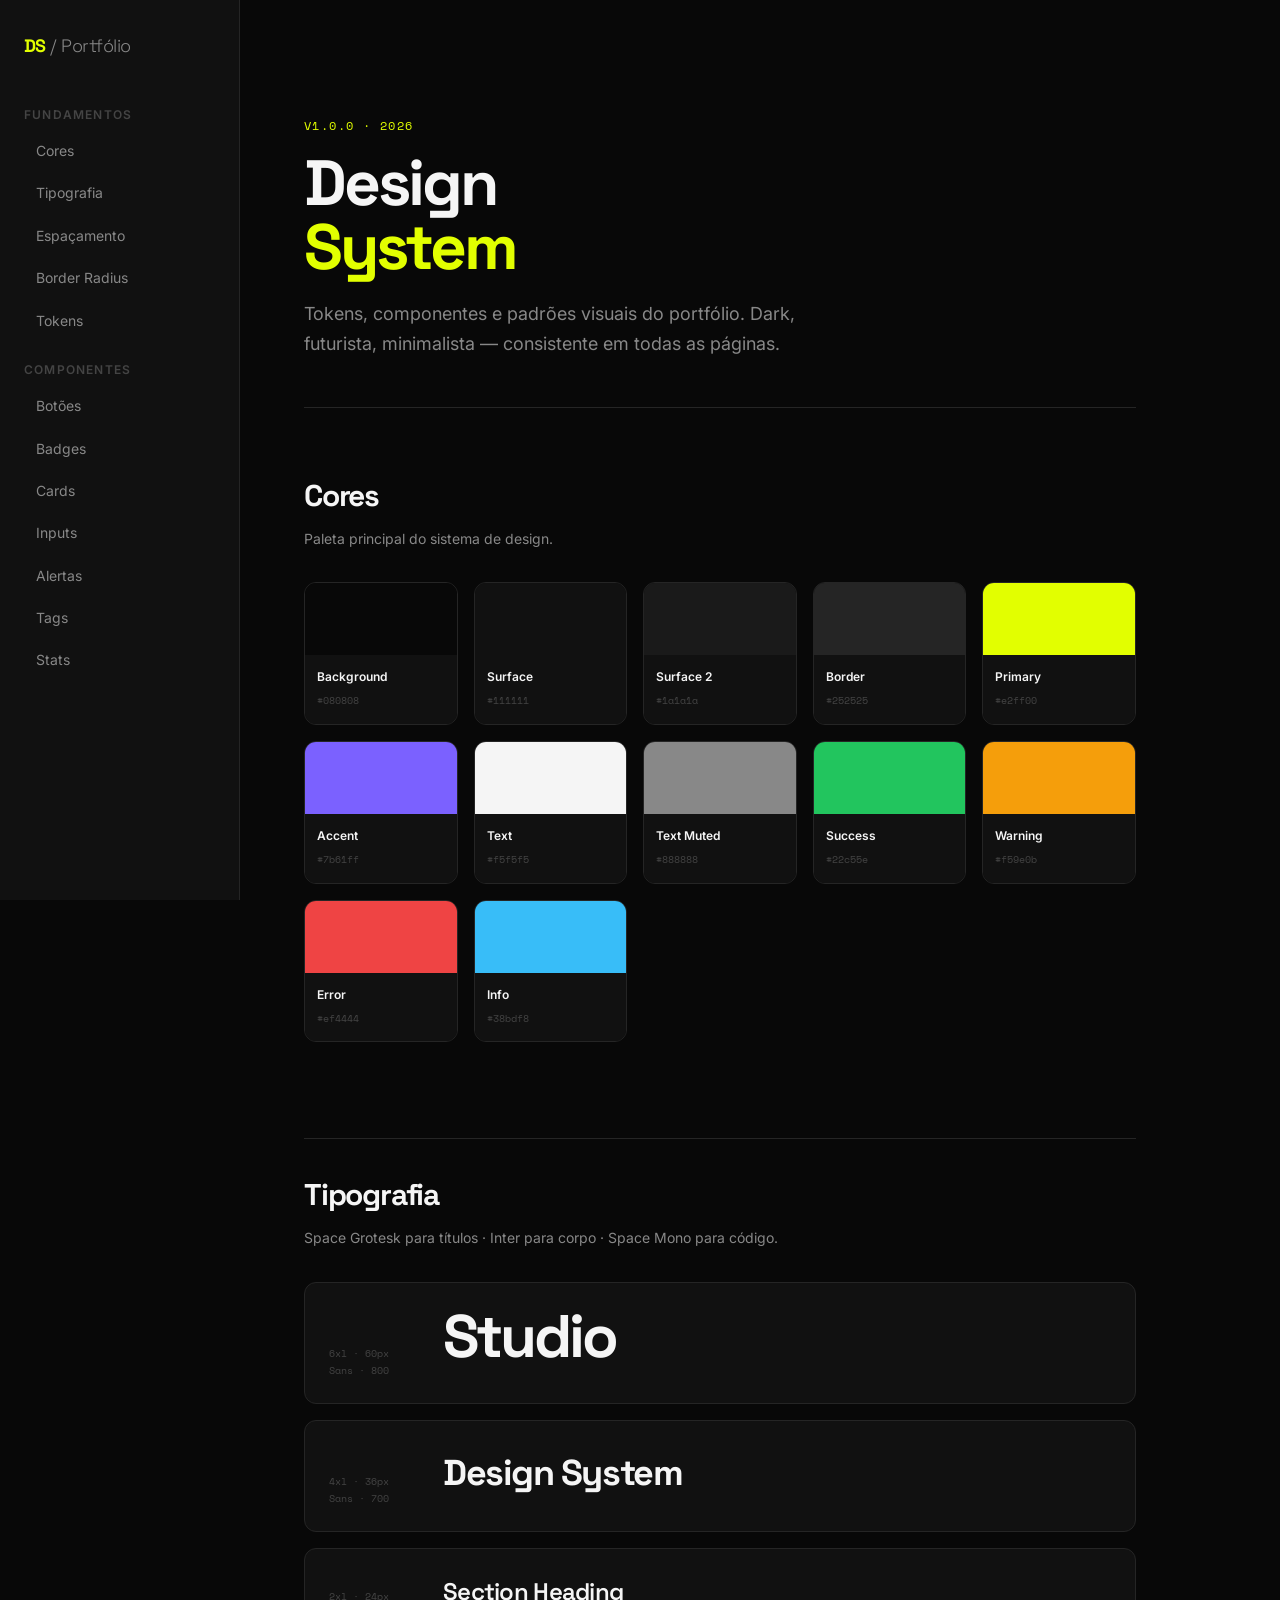
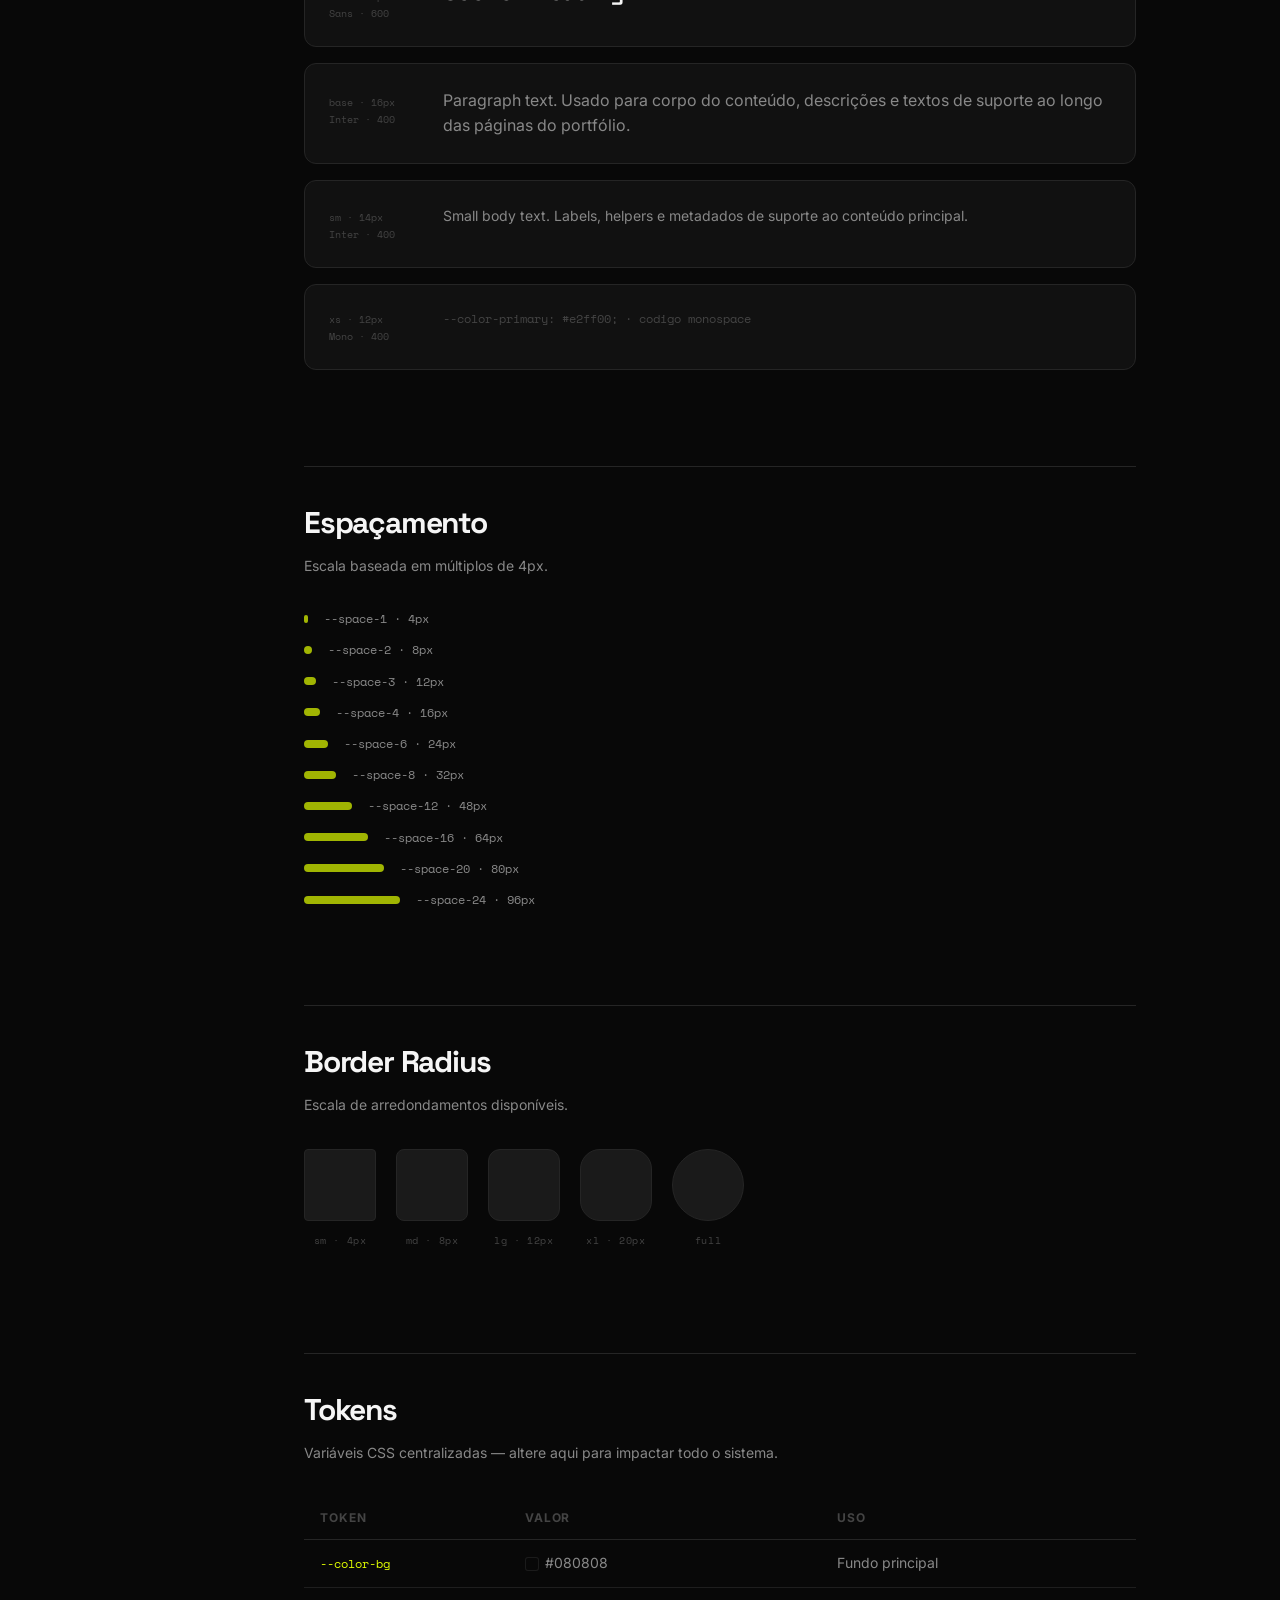
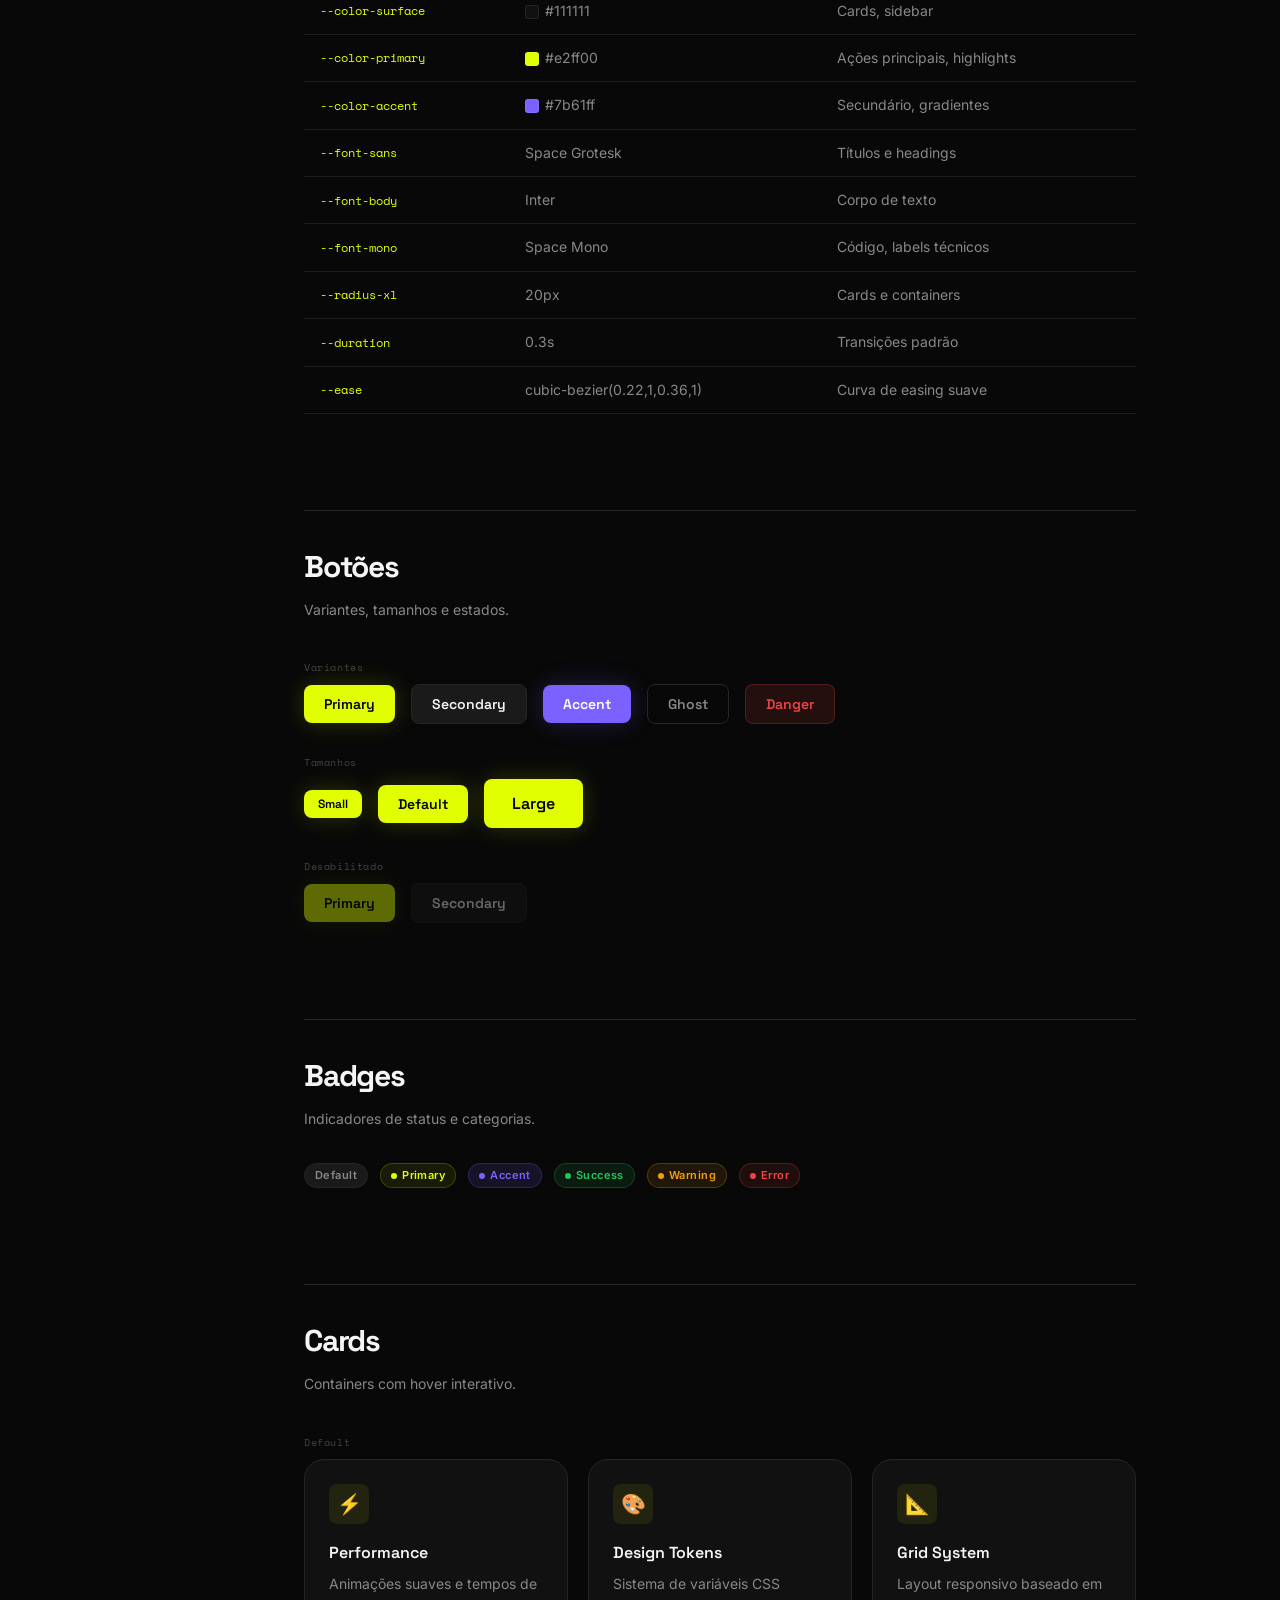
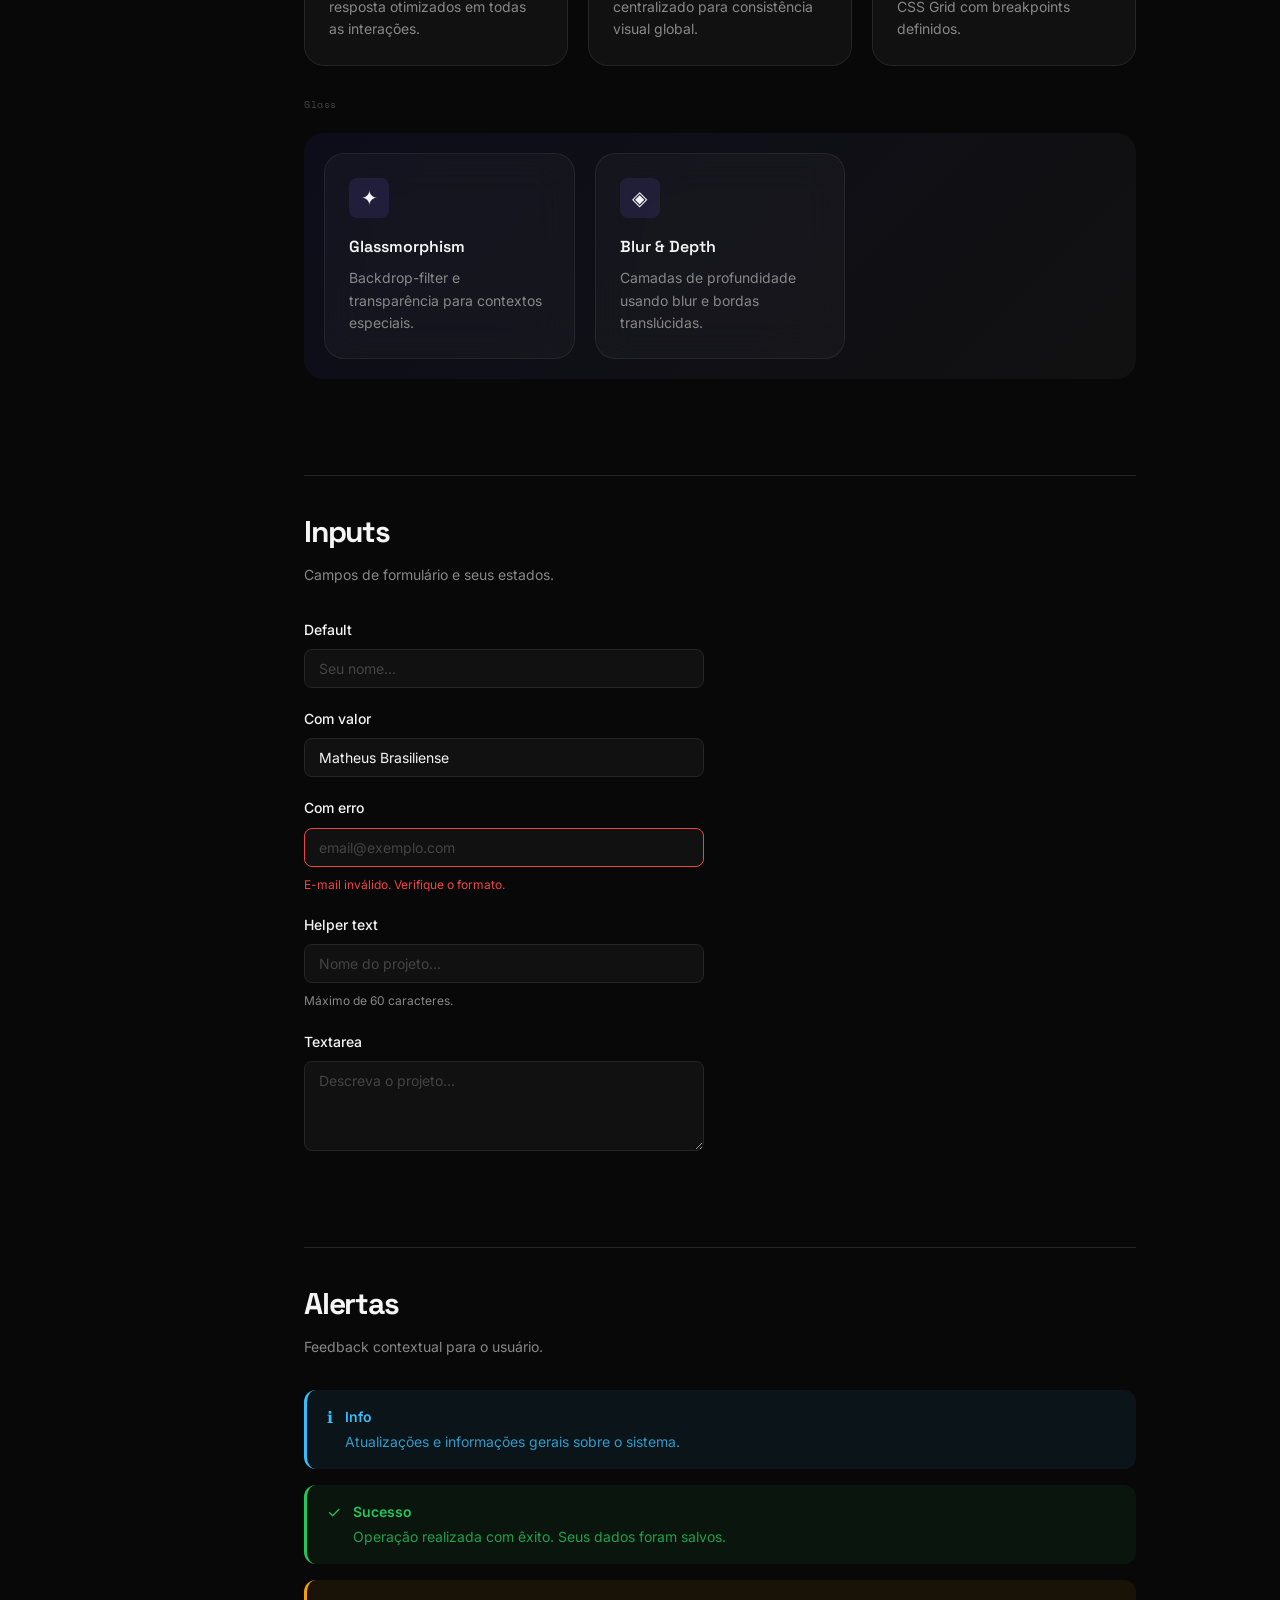
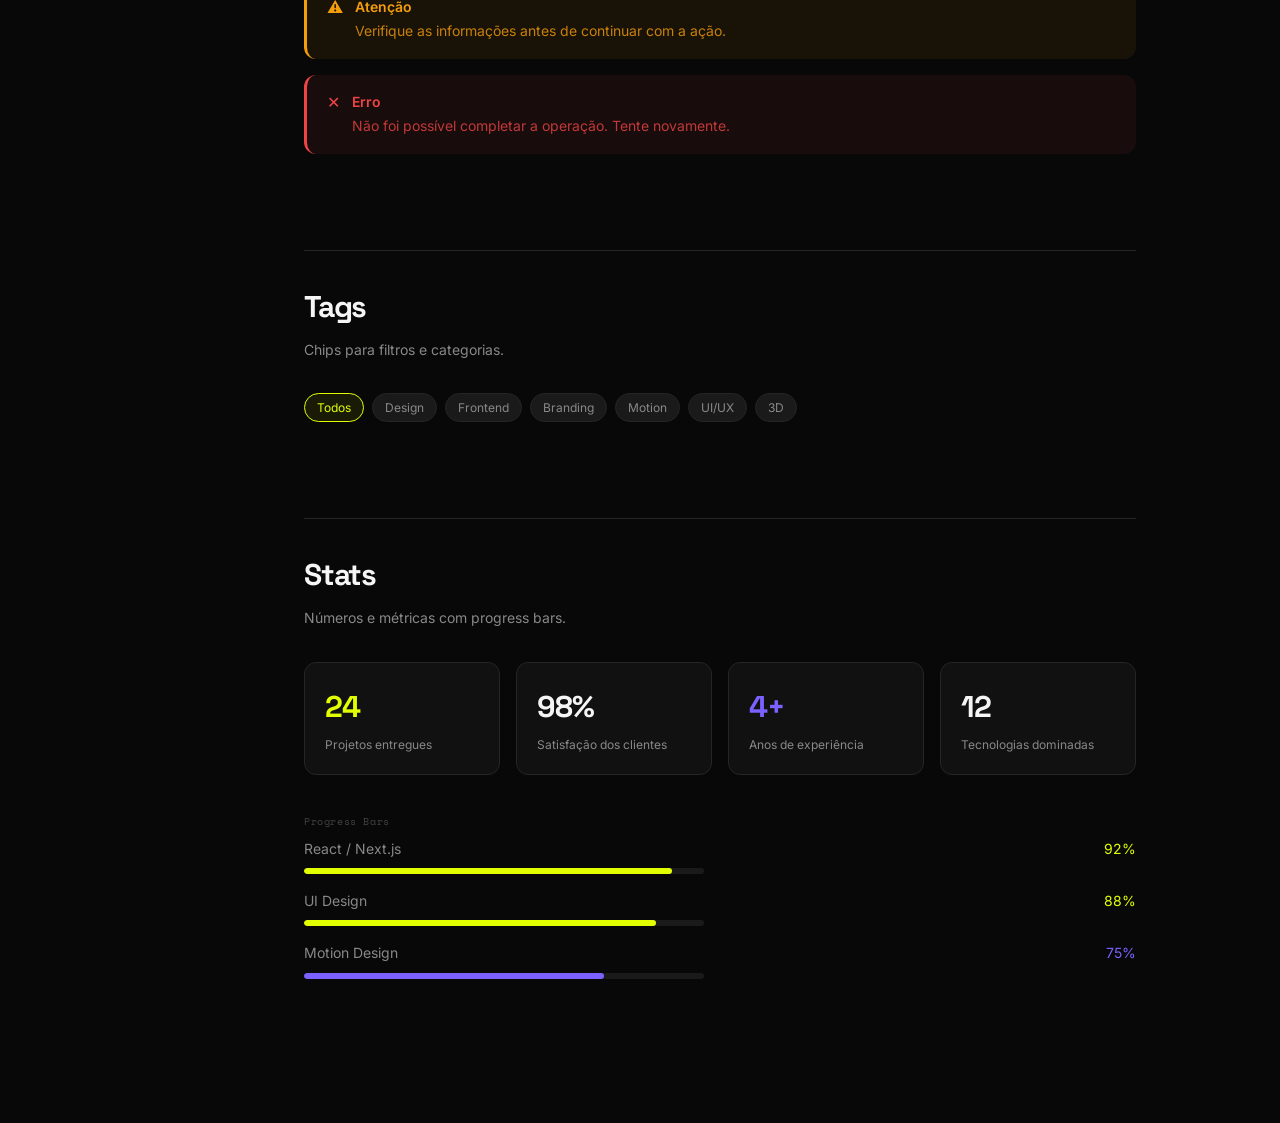
<file: assets/design_system.html>
<!DOCTYPE html>
<html lang="pt-BR">

<head>
    <meta charset="UTF-8" />
    <meta name="viewport" content="width=device-width, initial-scale=1.0" />
    <title>Design System — Portfólio</title>
    <link rel="preconnect" href="https://fonts.googleapis.com" />
    <link rel="preconnect" href="https://fonts.gstatic.com" crossorigin />
    <link
        href="https://fonts.googleapis.com/css2?family=Inter:wght@300;400;500;600;700;800;900&family=Space+Grotesk:wght@300;400;500;600;700&family=Space+Mono:wght@400;700&display=swap"
        rel="stylesheet" />
    <style>
        /* ─── TOKENS ─── */
        :root {
            --color-bg: #080808;
            --color-surface: #111111;
            --color-surface-2: #1a1a1a;
            --color-border: #252525;
            --color-border-soft: #1e1e1e;
            --color-primary: #e2ff00;
            --color-primary-dim: rgba(226, 255, 0, 0.08);
            --color-accent: #7b61ff;
            --color-accent-dim: rgba(123, 97, 255, 0.12);
            --color-text: #f5f5f5;
            --color-text-muted: #888;
            --color-text-faint: #444;
            --color-success: #22c55e;
            --color-warning: #f59e0b;
            --color-error: #ef4444;
            --color-info: #38bdf8;
            --font-sans: 'Space Grotesk', 'Inter', sans-serif;
            --font-body: 'Inter', sans-serif;
            --font-mono: 'Space Mono', monospace;
            --text-xs: 0.75rem;
            --text-sm: 0.875rem;
            --text-base: 1rem;
            --text-lg: 1.125rem;
            --text-xl: 1.25rem;
            --text-2xl: 1.5rem;
            --text-3xl: 1.875rem;
            --text-4xl: 2.25rem;
            --text-5xl: 3rem;
            --text-6xl: 3.75rem;
            --space-1: 4px;
            --space-2: 8px;
            --space-3: 12px;
            --space-4: 16px;
            --space-5: 20px;
            --space-6: 24px;
            --space-8: 32px;
            --space-10: 40px;
            --space-12: 48px;
            --space-16: 64px;
            --space-20: 80px;
            --space-24: 96px;
            --radius-sm: 4px;
            --radius-md: 8px;
            --radius-lg: 12px;
            --radius-xl: 20px;
            --radius-full: 9999px;
            --shadow-glow-primary: 0 0 24px rgba(226, 255, 0, 0.18);
            --shadow-glow-accent: 0 0 24px rgba(123, 97, 255, 0.25);
            --ease: cubic-bezier(0.22, 1, 0.36, 1);
            --duration: 0.3s;
        }

        /* ─── RESET ─── */
        *,
        *::before,
        *::after {
            box-sizing: border-box;
            margin: 0;
            padding: 0;
        }

        html {
            scroll-behavior: smooth;
        }

        body {
            background: var(--color-bg);
            color: var(--color-text);
            font-family: var(--font-body);
            font-size: var(--text-base);
            line-height: 1.6;
            -webkit-font-smoothing: antialiased;
        }

        /* ─── LAYOUT ─── */
        .ds-wrapper {
            display: grid;
            grid-template-columns: 240px 1fr;
            min-height: 100vh;
        }

        .ds-sidebar {
            position: sticky;
            top: 0;
            height: 100vh;
            overflow-y: auto;
            background: var(--color-surface);
            border-right: 1px solid var(--color-border);
            padding: var(--space-8) var(--space-6);
            display: flex;
            flex-direction: column;
            gap: var(--space-1);
            scrollbar-width: thin;
            scrollbar-color: var(--color-border) transparent;
        }

        .ds-sidebar-logo {
            font-family: var(--font-sans);
            font-size: var(--text-lg);
            font-weight: 700;
            color: var(--color-primary);
            letter-spacing: -0.03em;
            margin-bottom: var(--space-6);
        }

        .ds-sidebar-logo span {
            font-weight: 300;
            color: var(--color-text-muted);
        }

        .ds-nav-label {
            font-size: var(--text-xs);
            font-weight: 600;
            letter-spacing: 0.1em;
            text-transform: uppercase;
            color: var(--color-text-faint);
            padding: var(--space-4) 0 var(--space-1);
        }

        .ds-nav-link {
            display: block;
            padding: var(--space-2) var(--space-3);
            border-radius: var(--radius-md);
            color: var(--color-text-muted);
            text-decoration: none;
            font-size: var(--text-sm);
            transition: color var(--duration) var(--ease), background var(--duration) var(--ease);
        }

        .ds-nav-link:hover {
            color: var(--color-text);
            background: var(--color-surface-2);
        }

        .ds-main {
            padding: var(--space-12) var(--space-16);
            max-width: 960px;
        }

        /* ─── SECTION ─── */
        .ds-section {
            margin-bottom: var(--space-24);
            scroll-margin-top: var(--space-8);
        }

        .ds-section-title {
            font-family: var(--font-sans);
            font-size: var(--text-3xl);
            font-weight: 700;
            letter-spacing: -0.04em;
            margin-bottom: var(--space-2);
        }

        .ds-section-desc {
            color: var(--color-text-muted);
            font-size: var(--text-sm);
            margin-bottom: var(--space-8);
        }

        .ds-divider {
            border: none;
            border-top: 1px solid var(--color-border);
            margin: var(--space-8) 0;
        }

        .ds-label {
            display: inline-block;
            font-family: var(--font-mono);
            font-size: 10px;
            color: var(--color-text-faint);
            margin-bottom: var(--space-2);
            letter-spacing: 0.06em;
        }

        /* ─── HERO ─── */
        .ds-hero {
            padding: var(--space-16) 0 var(--space-12);
            border-bottom: 1px solid var(--color-border);
            margin-bottom: var(--space-16);
        }

        .ds-hero-eyebrow {
            display: inline-block;
            font-family: var(--font-mono);
            font-size: var(--text-xs);
            letter-spacing: 0.12em;
            color: var(--color-primary);
            text-transform: uppercase;
            margin-bottom: var(--space-4);
        }

        .ds-hero-title {
            font-family: var(--font-sans);
            font-size: clamp(2.5rem, 5vw, 4rem);
            font-weight: 800;
            letter-spacing: -0.05em;
            line-height: 1;
            margin-bottom: var(--space-5);
        }

        .ds-hero-title em {
            font-style: normal;
            color: var(--color-primary);
        }

        .ds-hero-desc {
            max-width: 500px;
            color: var(--color-text-muted);
            font-size: var(--text-lg);
            line-height: 1.65;
        }

        /* ─── COLORS ─── */
        .color-grid {
            display: grid;
            grid-template-columns: repeat(auto-fill, minmax(130px, 1fr));
            gap: var(--space-4);
        }

        .color-chip {
            border-radius: var(--radius-lg);
            overflow: hidden;
            border: 1px solid var(--color-border);
        }

        .color-swatch {
            height: 72px;
            width: 100%;
        }

        .color-info {
            padding: var(--space-3);
            background: var(--color-surface);
        }

        .color-name {
            font-size: var(--text-xs);
            font-weight: 600;
            color: var(--color-text);
            display: block;
        }

        .color-value {
            font-family: var(--font-mono);
            font-size: 10px;
            color: var(--color-text-faint);
        }

        /* ─── TYPOGRAPHY ─── */
        .type-specimen {
            border: 1px solid var(--color-border);
            border-radius: var(--radius-lg);
            padding: var(--space-6);
            background: var(--color-surface);
            margin-bottom: var(--space-4);
            display: flex;
            align-items: baseline;
            gap: var(--space-6);
        }

        .type-meta {
            min-width: 90px;
            font-family: var(--font-mono);
            font-size: 10px;
            color: var(--color-text-faint);
            line-height: 1.7;
            flex-shrink: 0;
        }

        .type-preview {
            flex: 1;
            overflow: hidden;
        }

        /* ─── SPACING ─── */
        .spacing-row {
            display: flex;
            align-items: center;
            gap: var(--space-4);
            margin-bottom: var(--space-3);
        }

        .spacing-bar {
            height: 8px;
            background: var(--color-primary);
            border-radius: var(--radius-full);
            opacity: 0.7;
        }

        .spacing-meta {
            font-family: var(--font-mono);
            font-size: var(--text-xs);
            color: var(--color-text-muted);
            white-space: nowrap;
        }

        /* ─── RADIUS ─── */
        .radius-grid {
            display: flex;
            flex-wrap: wrap;
            gap: var(--space-5);
        }

        .radius-item {
            display: flex;
            flex-direction: column;
            align-items: center;
            gap: var(--space-3);
        }

        .radius-box {
            width: 72px;
            height: 72px;
            background: var(--color-surface-2);
            border: 1px solid var(--color-border);
        }

        /* ─── TOKEN TABLE ─── */
        .token-table {
            width: 100%;
            border-collapse: collapse;
            font-size: var(--text-sm);
        }

        .token-table th {
            text-align: left;
            padding: var(--space-3) var(--space-4);
            font-size: var(--text-xs);
            letter-spacing: 0.08em;
            text-transform: uppercase;
            color: var(--color-text-faint);
            border-bottom: 1px solid var(--color-border);
        }

        .token-table td {
            padding: var(--space-3) var(--space-4);
            border-bottom: 1px solid var(--color-border-soft);
            color: var(--color-text-muted);
            vertical-align: middle;
        }

        .token-table td:first-child {
            font-family: var(--font-mono);
            color: var(--color-primary);
            font-size: var(--text-xs);
        }

        .token-table tr:hover td {
            background: var(--color-surface);
        }

        .token-swatch {
            display: inline-block;
            width: 14px;
            height: 14px;
            border-radius: 3px;
            vertical-align: middle;
            margin-right: 6px;
            border: 1px solid rgba(255, 255, 255, 0.08);
        }

        /* ─── BUTTONS ─── */
        .btn-row {
            display: flex;
            flex-wrap: wrap;
            align-items: center;
            gap: var(--space-4);
            margin-bottom: var(--space-6);
        }

        .btn {
            display: inline-flex;
            align-items: center;
            gap: var(--space-2);
            padding: 10px 20px;
            border-radius: var(--radius-md);
            font-family: var(--font-sans);
            font-size: var(--text-sm);
            font-weight: 600;
            border: none;
            cursor: pointer;
            transition: all var(--duration) var(--ease);
            outline: none;
        }

        .btn-primary {
            background: var(--color-primary);
            color: #000;
            box-shadow: var(--shadow-glow-primary);
        }

        .btn-primary:hover {
            filter: brightness(1.1);
            transform: translateY(-1px);
        }

        .btn-secondary {
            background: var(--color-surface-2);
            color: var(--color-text);
            border: 1px solid var(--color-border);
        }

        .btn-secondary:hover {
            border-color: var(--color-primary);
            color: var(--color-primary);
        }

        .btn-accent {
            background: var(--color-accent);
            color: #fff;
            box-shadow: var(--shadow-glow-accent);
        }

        .btn-accent:hover {
            filter: brightness(1.15);
            transform: translateY(-1px);
        }

        .btn-ghost {
            background: transparent;
            color: var(--color-text-muted);
            border: 1px solid var(--color-border);
        }

        .btn-ghost:hover {
            background: var(--color-surface-2);
            color: var(--color-text);
        }

        .btn-danger {
            background: rgba(239, 68, 68, 0.12);
            color: var(--color-error);
            border: 1px solid rgba(239, 68, 68, 0.25);
        }

        .btn-danger:hover {
            background: var(--color-error);
            color: #fff;
        }

        .btn-sm {
            padding: 6px 14px;
            font-size: var(--text-xs);
        }

        .btn-lg {
            padding: 14px 28px;
            font-size: var(--text-base);
        }

        .btn:disabled {
            opacity: 0.4;
            pointer-events: none;
        }

        /* ─── BADGES ─── */
        .badge-row {
            display: flex;
            flex-wrap: wrap;
            gap: var(--space-3);
            margin-bottom: var(--space-6);
        }

        .badge {
            display: inline-flex;
            align-items: center;
            gap: 5px;
            padding: 3px 10px;
            border-radius: var(--radius-full);
            font-size: 11px;
            font-weight: 600;
            letter-spacing: 0.04em;
        }

        .badge-default {
            background: var(--color-surface-2);
            color: var(--color-text-muted);
            border: 1px solid var(--color-border);
        }

        .badge-primary {
            background: var(--color-primary-dim);
            color: var(--color-primary);
            border: 1px solid rgba(226, 255, 0, 0.2);
        }

        .badge-accent {
            background: var(--color-accent-dim);
            color: var(--color-accent);
            border: 1px solid rgba(123, 97, 255, 0.25);
        }

        .badge-success {
            background: rgba(34, 197, 94, 0.1);
            color: var(--color-success);
            border: 1px solid rgba(34, 197, 94, 0.25);
        }

        .badge-warning {
            background: rgba(245, 158, 11, 0.1);
            color: var(--color-warning);
            border: 1px solid rgba(245, 158, 11, 0.25);
        }

        .badge-error {
            background: rgba(239, 68, 68, 0.1);
            color: var(--color-error);
            border: 1px solid rgba(239, 68, 68, 0.25);
        }

        .badge-dot::before {
            content: '';
            display: inline-block;
            width: 6px;
            height: 6px;
            border-radius: 50%;
            background: currentColor;
        }

        /* ─── CARDS ─── */
        .card-grid {
            display: grid;
            grid-template-columns: repeat(auto-fill, minmax(240px, 1fr));
            gap: var(--space-5);
            margin-bottom: var(--space-6);
        }

        .card {
            background: var(--color-surface);
            border: 1px solid var(--color-border);
            border-radius: var(--radius-xl);
            padding: var(--space-6);
            transition: border-color var(--duration) var(--ease), transform var(--duration) var(--ease), box-shadow var(--duration) var(--ease);
        }

        .card:hover {
            border-color: rgba(226, 255, 0, 0.3);
            transform: translateY(-3px);
            box-shadow: var(--shadow-glow-primary);
        }

        .card-icon {
            width: 40px;
            height: 40px;
            border-radius: var(--radius-md);
            background: var(--color-primary-dim);
            display: flex;
            align-items: center;
            justify-content: center;
            font-size: 20px;
            margin-bottom: var(--space-4);
        }

        .card-title {
            font-family: var(--font-sans);
            font-size: var(--text-base);
            font-weight: 600;
            margin-bottom: var(--space-2);
        }

        .card-body {
            font-size: var(--text-sm);
            color: var(--color-text-muted);
            line-height: 1.6;
        }

        .card-glass {
            background: rgba(255, 255, 255, 0.03);
            border: 1px solid rgba(255, 255, 255, 0.07);
            backdrop-filter: blur(20px);
        }

        .card-glass:hover {
            border-color: rgba(123, 97, 255, 0.35);
            box-shadow: var(--shadow-glow-accent);
        }

        /* ─── INPUTS ─── */
        .input-group {
            display: flex;
            flex-direction: column;
            gap: var(--space-2);
            margin-bottom: var(--space-5);
            max-width: 400px;
        }

        .input-label {
            font-size: var(--text-sm);
            font-weight: 500;
        }

        .input {
            width: 100%;
            padding: 10px 14px;
            background: var(--color-surface);
            border: 1px solid var(--color-border);
            border-radius: var(--radius-md);
            color: var(--color-text);
            font-family: var(--font-body);
            font-size: var(--text-sm);
            transition: border-color var(--duration) var(--ease), box-shadow var(--duration) var(--ease);
            outline: none;
        }

        .input::placeholder {
            color: var(--color-text-faint);
        }

        .input:focus {
            border-color: var(--color-primary);
            box-shadow: 0 0 0 3px rgba(226, 255, 0, 0.1);
        }

        .input-error {
            border-color: var(--color-error);
        }

        .input-error:focus {
            box-shadow: 0 0 0 3px rgba(239, 68, 68, 0.12);
        }

        .input-helper {
            font-size: var(--text-xs);
            color: var(--color-text-muted);
        }

        .input-helper.is-error {
            color: var(--color-error);
        }

        /* ─── ALERTS ─── */
        .alert {
            display: flex;
            gap: var(--space-3);
            align-items: flex-start;
            padding: var(--space-4) var(--space-5);
            border-radius: var(--radius-lg);
            border-left: 3px solid;
            font-size: var(--text-sm);
            margin-bottom: var(--space-4);
        }

        .alert-icon {
            font-size: 16px;
            line-height: 1.4;
            flex-shrink: 0;
        }

        .alert-title {
            font-weight: 600;
            margin-bottom: 2px;
        }

        .alert-desc {
            opacity: 0.8;
        }

        .alert-info {
            background: rgba(56, 189, 248, 0.07);
            border-color: var(--color-info);
            color: var(--color-info);
        }

        .alert-success {
            background: rgba(34, 197, 94, 0.07);
            border-color: var(--color-success);
            color: var(--color-success);
        }

        .alert-warning {
            background: rgba(245, 158, 11, 0.07);
            border-color: var(--color-warning);
            color: var(--color-warning);
        }

        .alert-error {
            background: rgba(239, 68, 68, 0.07);
            border-color: var(--color-error);
            color: var(--color-error);
        }

        /* ─── TAGS ─── */
        .tag-row {
            display: flex;
            flex-wrap: wrap;
            gap: var(--space-2);
        }

        .tag {
            padding: 4px 12px;
            border-radius: var(--radius-full);
            background: var(--color-surface-2);
            border: 1px solid var(--color-border);
            color: var(--color-text-muted);
            font-size: var(--text-xs);
            cursor: pointer;
            transition: all var(--duration) var(--ease);
        }

        .tag:hover,
        .tag.active {
            border-color: var(--color-primary);
            color: var(--color-primary);
            background: var(--color-primary-dim);
        }

        /* ─── PROGRESS / STATS ─── */
        .progress-track {
            width: 100%;
            max-width: 400px;
            height: 6px;
            background: var(--color-surface-2);
            border-radius: var(--radius-full);
            overflow: hidden;
            margin-bottom: var(--space-4);
        }

        .progress-fill {
            height: 100%;
            border-radius: var(--radius-full);
            background: var(--color-primary);
            transition: width 0.8s var(--ease);
        }

        .stat-grid {
            display: grid;
            grid-template-columns: repeat(auto-fill, minmax(160px, 1fr));
            gap: var(--space-4);
        }

        .stat-card {
            background: var(--color-surface);
            border: 1px solid var(--color-border);
            border-radius: var(--radius-lg);
            padding: var(--space-5);
        }

        .stat-value {
            font-family: var(--font-sans);
            font-size: var(--text-3xl);
            font-weight: 700;
            letter-spacing: -0.04em;
        }

        .stat-label {
            font-size: var(--text-xs);
            color: var(--color-text-muted);
            margin-top: var(--space-1);
        }

        /* ─── RESPONSIVE ─── */
        @media (max-width: 768px) {
            .ds-wrapper {
                grid-template-columns: 1fr;
            }

            .ds-sidebar {
                display: none;
            }

            .ds-main {
                padding: var(--space-8) var(--space-6);
            }
        }
    </style>
</head>

<body>
    <div class="ds-wrapper">

        <!-- SIDEBAR -->
        <aside class="ds-sidebar">
            <div class="ds-sidebar-logo">DS <span>/ Portfólio</span></div>
            <span class="ds-nav-label">Fundamentos</span>
            <a class="ds-nav-link" href="#colors">Cores</a>
            <a class="ds-nav-link" href="#typography">Tipografia</a>
            <a class="ds-nav-link" href="#spacing">Espaçamento</a>
            <a class="ds-nav-link" href="#radius">Border Radius</a>
            <a class="ds-nav-link" href="#tokens">Tokens</a>
            <span class="ds-nav-label">Componentes</span>
            <a class="ds-nav-link" href="#buttons">Botões</a>
            <a class="ds-nav-link" href="#badges">Badges</a>
            <a class="ds-nav-link" href="#cards">Cards</a>
            <a class="ds-nav-link" href="#inputs">Inputs</a>
            <a class="ds-nav-link" href="#alerts">Alertas</a>
            <a class="ds-nav-link" href="#tags">Tags</a>
            <a class="ds-nav-link" href="#stats">Stats</a>
        </aside>

        <!-- MAIN -->
        <main class="ds-main">

            <!-- Hero -->
            <div class="ds-hero">
                <span class="ds-hero-eyebrow">v1.0.0 · 2026</span>
                <h1 class="ds-hero-title">Design<br><em>System</em></h1>
                <p class="ds-hero-desc">Tokens, componentes e padrões visuais do portfólio. Dark, futurista, minimalista
                    — consistente em todas as páginas.</p>
            </div>

            <!-- COLORS -->
            <section class="ds-section" id="colors">
                <h2 class="ds-section-title">Cores</h2>
                <p class="ds-section-desc">Paleta principal do sistema de design.</p>
                <div class="color-grid">
                    <div class="color-chip">
                        <div class="color-swatch" style="background:#080808"></div>
                        <div class="color-info"><span class="color-name">Background</span><span
                                class="color-value">#080808</span></div>
                    </div>
                    <div class="color-chip">
                        <div class="color-swatch" style="background:#111111"></div>
                        <div class="color-info"><span class="color-name">Surface</span><span
                                class="color-value">#111111</span></div>
                    </div>
                    <div class="color-chip">
                        <div class="color-swatch" style="background:#1a1a1a"></div>
                        <div class="color-info"><span class="color-name">Surface 2</span><span
                                class="color-value">#1a1a1a</span></div>
                    </div>
                    <div class="color-chip">
                        <div class="color-swatch" style="background:#252525"></div>
                        <div class="color-info"><span class="color-name">Border</span><span
                                class="color-value">#252525</span></div>
                    </div>
                    <div class="color-chip">
                        <div class="color-swatch" style="background:#e2ff00"></div>
                        <div class="color-info"><span class="color-name">Primary</span><span
                                class="color-value">#e2ff00</span></div>
                    </div>
                    <div class="color-chip">
                        <div class="color-swatch" style="background:#7b61ff"></div>
                        <div class="color-info"><span class="color-name">Accent</span><span
                                class="color-value">#7b61ff</span></div>
                    </div>
                    <div class="color-chip">
                        <div class="color-swatch" style="background:#f5f5f5"></div>
                        <div class="color-info"><span class="color-name">Text</span><span
                                class="color-value">#f5f5f5</span></div>
                    </div>
                    <div class="color-chip">
                        <div class="color-swatch" style="background:#888"></div>
                        <div class="color-info"><span class="color-name">Text Muted</span><span
                                class="color-value">#888888</span></div>
                    </div>
                    <div class="color-chip">
                        <div class="color-swatch" style="background:#22c55e"></div>
                        <div class="color-info"><span class="color-name">Success</span><span
                                class="color-value">#22c55e</span></div>
                    </div>
                    <div class="color-chip">
                        <div class="color-swatch" style="background:#f59e0b"></div>
                        <div class="color-info"><span class="color-name">Warning</span><span
                                class="color-value">#f59e0b</span></div>
                    </div>
                    <div class="color-chip">
                        <div class="color-swatch" style="background:#ef4444"></div>
                        <div class="color-info"><span class="color-name">Error</span><span
                                class="color-value">#ef4444</span></div>
                    </div>
                    <div class="color-chip">
                        <div class="color-swatch" style="background:#38bdf8"></div>
                        <div class="color-info"><span class="color-name">Info</span><span
                                class="color-value">#38bdf8</span></div>
                    </div>
                </div>
            </section>

            <hr class="ds-divider" />

            <!-- TYPOGRAPHY -->
            <section class="ds-section" id="typography">
                <h2 class="ds-section-title">Tipografia</h2>
                <p class="ds-section-desc">Space Grotesk para títulos · Inter para corpo · Space Mono para código.</p>
                <div class="type-specimen">
                    <div class="type-meta">6xl · 60px<br>Sans · 800</div>
                    <div class="type-preview"
                        style="font-family:var(--font-sans);font-size:var(--text-6xl);font-weight:800;letter-spacing:-0.05em;line-height:1;">
                        Studio</div>
                </div>
                <div class="type-specimen">
                    <div class="type-meta">4xl · 36px<br>Sans · 700</div>
                    <div class="type-preview"
                        style="font-family:var(--font-sans);font-size:var(--text-4xl);font-weight:700;letter-spacing:-0.04em;">
                        Design System</div>
                </div>
                <div class="type-specimen">
                    <div class="type-meta">2xl · 24px<br>Sans · 600</div>
                    <div class="type-preview"
                        style="font-family:var(--font-sans);font-size:var(--text-2xl);font-weight:600;letter-spacing:-0.03em;">
                        Section Heading</div>
                </div>
                <div class="type-specimen">
                    <div class="type-meta">base · 16px<br>Inter · 400</div>
                    <div class="type-preview" style="color:var(--color-text-muted);">Paragraph text. Usado para corpo do
                        conteúdo, descrições e textos de suporte ao longo das páginas do portfólio.</div>
                </div>
                <div class="type-specimen">
                    <div class="type-meta">sm · 14px<br>Inter · 400</div>
                    <div class="type-preview" style="font-size:var(--text-sm);color:var(--color-text-muted);">Small body
                        text. Labels, helpers e metadados de suporte ao conteúdo principal.</div>
                </div>
                <div class="type-specimen">
                    <div class="type-meta">xs · 12px<br>Mono · 400</div>
                    <div class="type-preview"
                        style="font-family:var(--font-mono);font-size:var(--text-xs);color:var(--color-text-faint);">
                        --color-primary: #e2ff00; · codigo monospace</div>
                </div>
            </section>

            <hr class="ds-divider" />

            <!-- SPACING -->
            <section class="ds-section" id="spacing">
                <h2 class="ds-section-title">Espaçamento</h2>
                <p class="ds-section-desc">Escala baseada em múltiplos de 4px.</p>
                <div class="spacing-row">
                    <div class="spacing-bar" style="width:4px"></div><span class="spacing-meta">--space-1 · 4px</span>
                </div>
                <div class="spacing-row">
                    <div class="spacing-bar" style="width:8px"></div><span class="spacing-meta">--space-2 · 8px</span>
                </div>
                <div class="spacing-row">
                    <div class="spacing-bar" style="width:12px"></div><span class="spacing-meta">--space-3 · 12px</span>
                </div>
                <div class="spacing-row">
                    <div class="spacing-bar" style="width:16px"></div><span class="spacing-meta">--space-4 · 16px</span>
                </div>
                <div class="spacing-row">
                    <div class="spacing-bar" style="width:24px"></div><span class="spacing-meta">--space-6 · 24px</span>
                </div>
                <div class="spacing-row">
                    <div class="spacing-bar" style="width:32px"></div><span class="spacing-meta">--space-8 · 32px</span>
                </div>
                <div class="spacing-row">
                    <div class="spacing-bar" style="width:48px"></div><span class="spacing-meta">--space-12 ·
                        48px</span>
                </div>
                <div class="spacing-row">
                    <div class="spacing-bar" style="width:64px"></div><span class="spacing-meta">--space-16 ·
                        64px</span>
                </div>
                <div class="spacing-row">
                    <div class="spacing-bar" style="width:80px"></div><span class="spacing-meta">--space-20 ·
                        80px</span>
                </div>
                <div class="spacing-row">
                    <div class="spacing-bar" style="width:96px"></div><span class="spacing-meta">--space-24 ·
                        96px</span>
                </div>
            </section>

            <hr class="ds-divider" />

            <!-- RADIUS -->
            <section class="ds-section" id="radius">
                <h2 class="ds-section-title">Border Radius</h2>
                <p class="ds-section-desc">Escala de arredondamentos disponíveis.</p>
                <div class="radius-grid">
                    <div class="radius-item">
                        <div class="radius-box" style="border-radius:4px"></div><span class="ds-label">sm · 4px</span>
                    </div>
                    <div class="radius-item">
                        <div class="radius-box" style="border-radius:8px"></div><span class="ds-label">md · 8px</span>
                    </div>
                    <div class="radius-item">
                        <div class="radius-box" style="border-radius:12px"></div><span class="ds-label">lg · 12px</span>
                    </div>
                    <div class="radius-item">
                        <div class="radius-box" style="border-radius:20px"></div><span class="ds-label">xl · 20px</span>
                    </div>
                    <div class="radius-item">
                        <div class="radius-box" style="border-radius:9999px"></div><span class="ds-label">full</span>
                    </div>
                </div>
            </section>

            <hr class="ds-divider" />

            <!-- TOKENS -->
            <section class="ds-section" id="tokens">
                <h2 class="ds-section-title">Tokens</h2>
                <p class="ds-section-desc">Variáveis CSS centralizadas — altere aqui para impactar todo o sistema.</p>
                <table class="token-table">
                    <thead>
                        <tr>
                            <th>Token</th>
                            <th>Valor</th>
                            <th>Uso</th>
                        </tr>
                    </thead>
                    <tbody>
                        <tr>
                            <td>--color-bg</td>
                            <td><span class="token-swatch" style="background:#080808"></span>#080808</td>
                            <td>Fundo principal</td>
                        </tr>
                        <tr>
                            <td>--color-surface</td>
                            <td><span class="token-swatch" style="background:#111111"></span>#111111</td>
                            <td>Cards, sidebar</td>
                        </tr>
                        <tr>
                            <td>--color-primary</td>
                            <td><span class="token-swatch" style="background:#e2ff00"></span>#e2ff00</td>
                            <td>Ações principais, highlights</td>
                        </tr>
                        <tr>
                            <td>--color-accent</td>
                            <td><span class="token-swatch" style="background:#7b61ff"></span>#7b61ff</td>
                            <td>Secundário, gradientes</td>
                        </tr>
                        <tr>
                            <td>--font-sans</td>
                            <td>Space Grotesk</td>
                            <td>Títulos e headings</td>
                        </tr>
                        <tr>
                            <td>--font-body</td>
                            <td>Inter</td>
                            <td>Corpo de texto</td>
                        </tr>
                        <tr>
                            <td>--font-mono</td>
                            <td>Space Mono</td>
                            <td>Código, labels técnicos</td>
                        </tr>
                        <tr>
                            <td>--radius-xl</td>
                            <td>20px</td>
                            <td>Cards e containers</td>
                        </tr>
                        <tr>
                            <td>--duration</td>
                            <td>0.3s</td>
                            <td>Transições padrão</td>
                        </tr>
                        <tr>
                            <td>--ease</td>
                            <td>cubic-bezier(0.22,1,0.36,1)</td>
                            <td>Curva de easing suave</td>
                        </tr>
                    </tbody>
                </table>
            </section>

            <hr class="ds-divider" />

            <!-- BUTTONS -->
            <section class="ds-section" id="buttons">
                <h2 class="ds-section-title">Botões</h2>
                <p class="ds-section-desc">Variantes, tamanhos e estados.</p>
                <span class="ds-label">Variantes</span>
                <div class="btn-row">
                    <button class="btn btn-primary">Primary</button>
                    <button class="btn btn-secondary">Secondary</button>
                    <button class="btn btn-accent">Accent</button>
                    <button class="btn btn-ghost">Ghost</button>
                    <button class="btn btn-danger">Danger</button>
                </div>
                <span class="ds-label">Tamanhos</span>
                <div class="btn-row">
                    <button class="btn btn-primary btn-sm">Small</button>
                    <button class="btn btn-primary">Default</button>
                    <button class="btn btn-primary btn-lg">Large</button>
                </div>
                <span class="ds-label">Desabilitado</span>
                <div class="btn-row">
                    <button class="btn btn-primary" disabled>Primary</button>
                    <button class="btn btn-secondary" disabled>Secondary</button>
                </div>
            </section>

            <hr class="ds-divider" />

            <!-- BADGES -->
            <section class="ds-section" id="badges">
                <h2 class="ds-section-title">Badges</h2>
                <p class="ds-section-desc">Indicadores de status e categorias.</p>
                <div class="badge-row">
                    <span class="badge badge-default">Default</span>
                    <span class="badge badge-primary badge-dot">Primary</span>
                    <span class="badge badge-accent badge-dot">Accent</span>
                    <span class="badge badge-success badge-dot">Success</span>
                    <span class="badge badge-warning badge-dot">Warning</span>
                    <span class="badge badge-error badge-dot">Error</span>
                </div>
            </section>

            <hr class="ds-divider" />

            <!-- CARDS -->
            <section class="ds-section" id="cards">
                <h2 class="ds-section-title">Cards</h2>
                <p class="ds-section-desc">Containers com hover interativo.</p>
                <span class="ds-label">Default</span>
                <div class="card-grid">
                    <div class="card">
                        <div class="card-icon">⚡</div>
                        <div class="card-title">Performance</div>
                        <div class="card-body">Animações suaves e tempos de resposta otimizados em todas as interações.
                        </div>
                    </div>
                    <div class="card">
                        <div class="card-icon">🎨</div>
                        <div class="card-title">Design Tokens</div>
                        <div class="card-body">Sistema de variáveis CSS centralizado para consistência visual global.
                        </div>
                    </div>
                    <div class="card">
                        <div class="card-icon">📐</div>
                        <div class="card-title">Grid System</div>
                        <div class="card-body">Layout responsivo baseado em CSS Grid com breakpoints definidos.</div>
                    </div>
                </div>
                <span class="ds-label">Glass</span>
                <div class="card-grid"
                    style="background:linear-gradient(135deg,#0d0d1a,#111);padding:var(--space-5);border-radius:var(--radius-xl);margin-top:var(--space-3);">
                    <div class="card card-glass">
                        <div class="card-icon" style="background:var(--color-accent-dim);">✦</div>
                        <div class="card-title">Glassmorphism</div>
                        <div class="card-body">Backdrop-filter e transparência para contextos especiais.</div>
                    </div>
                    <div class="card card-glass">
                        <div class="card-icon" style="background:var(--color-accent-dim);">◈</div>
                        <div class="card-title">Blur & Depth</div>
                        <div class="card-body">Camadas de profundidade usando blur e bordas translúcidas.</div>
                    </div>
                </div>
            </section>

            <hr class="ds-divider" />

            <!-- INPUTS -->
            <section class="ds-section" id="inputs">
                <h2 class="ds-section-title">Inputs</h2>
                <p class="ds-section-desc">Campos de formulário e seus estados.</p>
                <div class="input-group">
                    <label class="input-label">Default</label>
                    <input class="input" type="text" placeholder="Seu nome..." />
                </div>
                <div class="input-group">
                    <label class="input-label">Com valor</label>
                    <input class="input" type="text" value="Matheus Brasiliense" />
                </div>
                <div class="input-group">
                    <label class="input-label">Com erro</label>
                    <input class="input input-error" type="email" placeholder="email@exemplo.com" />
                    <span class="input-helper is-error">E-mail inválido. Verifique o formato.</span>
                </div>
                <div class="input-group">
                    <label class="input-label">Helper text</label>
                    <input class="input" type="text" placeholder="Nome do projeto..." />
                    <span class="input-helper">Máximo de 60 caracteres.</span>
                </div>
                <div class="input-group" style="max-width:400px;">
                    <label class="input-label">Textarea</label>
                    <textarea class="input" rows="4" placeholder="Descreva o projeto..."
                        style="resize:vertical;"></textarea>
                </div>
            </section>

            <hr class="ds-divider" />

            <!-- ALERTS -->
            <section class="ds-section" id="alerts">
                <h2 class="ds-section-title">Alertas</h2>
                <p class="ds-section-desc">Feedback contextual para o usuário.</p>
                <div class="alert alert-info"><span class="alert-icon">ℹ</span>
                    <div>
                        <div class="alert-title">Info</div>
                        <div class="alert-desc">Atualizações e informações gerais sobre o sistema.</div>
                    </div>
                </div>
                <div class="alert alert-success"><span class="alert-icon">✓</span>
                    <div>
                        <div class="alert-title">Sucesso</div>
                        <div class="alert-desc">Operação realizada com êxito. Seus dados foram salvos.</div>
                    </div>
                </div>
                <div class="alert alert-warning"><span class="alert-icon">⚠</span>
                    <div>
                        <div class="alert-title">Atenção</div>
                        <div class="alert-desc">Verifique as informações antes de continuar com a ação.</div>
                    </div>
                </div>
                <div class="alert alert-error"><span class="alert-icon">✕</span>
                    <div>
                        <div class="alert-title">Erro</div>
                        <div class="alert-desc">Não foi possível completar a operação. Tente novamente.</div>
                    </div>
                </div>
            </section>

            <hr class="ds-divider" />

            <!-- TAGS -->
            <section class="ds-section" id="tags">
                <h2 class="ds-section-title">Tags</h2>
                <p class="ds-section-desc">Chips para filtros e categorias.</p>
                <div class="tag-row">
                    <span class="tag active">Todos</span>
                    <span class="tag">Design</span>
                    <span class="tag">Frontend</span>
                    <span class="tag">Branding</span>
                    <span class="tag">Motion</span>
                    <span class="tag">UI/UX</span>
                    <span class="tag">3D</span>
                </div>
            </section>

            <hr class="ds-divider" />

            <!-- STATS -->
            <section class="ds-section" id="stats">
                <h2 class="ds-section-title">Stats</h2>
                <p class="ds-section-desc">Números e métricas com progress bars.</p>
                <div class="stat-grid" style="margin-bottom:var(--space-8);">
                    <div class="stat-card">
                        <div class="stat-value" style="color:var(--color-primary);">24</div>
                        <div class="stat-label">Projetos entregues</div>
                    </div>
                    <div class="stat-card">
                        <div class="stat-value">98%</div>
                        <div class="stat-label">Satisfação dos clientes</div>
                    </div>
                    <div class="stat-card">
                        <div class="stat-value" style="color:var(--color-accent);">4+</div>
                        <div class="stat-label">Anos de experiência</div>
                    </div>
                    <div class="stat-card">
                        <div class="stat-value">12</div>
                        <div class="stat-label">Tecnologias dominadas</div>
                    </div>
                </div>
                <span class="ds-label">Progress Bars</span>
                <div>
                    <div style="display:flex;justify-content:space-between;margin-bottom:var(--space-2);"><span
                            style="font-size:var(--text-sm);color:var(--color-text-muted);">React / Next.js</span><span
                            style="font-size:var(--text-sm);color:var(--color-primary);">92%</span></div>
                    <div class="progress-track">
                        <div class="progress-fill" style="width:92%"></div>
                    </div>
                    <div style="display:flex;justify-content:space-between;margin-bottom:var(--space-2);"><span
                            style="font-size:var(--text-sm);color:var(--color-text-muted);">UI Design</span><span
                            style="font-size:var(--text-sm);color:var(--color-primary);">88%</span></div>
                    <div class="progress-track">
                        <div class="progress-fill" style="width:88%"></div>
                    </div>
                    <div style="display:flex;justify-content:space-between;margin-bottom:var(--space-2);"><span
                            style="font-size:var(--text-sm);color:var(--color-text-muted);">Motion Design</span><span
                            style="font-size:var(--text-sm);color:var(--color-accent);">75%</span></div>
                    <div class="progress-track">
                        <div class="progress-fill" style="width:75%;background:var(--color-accent)"></div>
                    </div>
                </div>
            </section>

        </main>
    </div>
</body>

</html>
</file>
